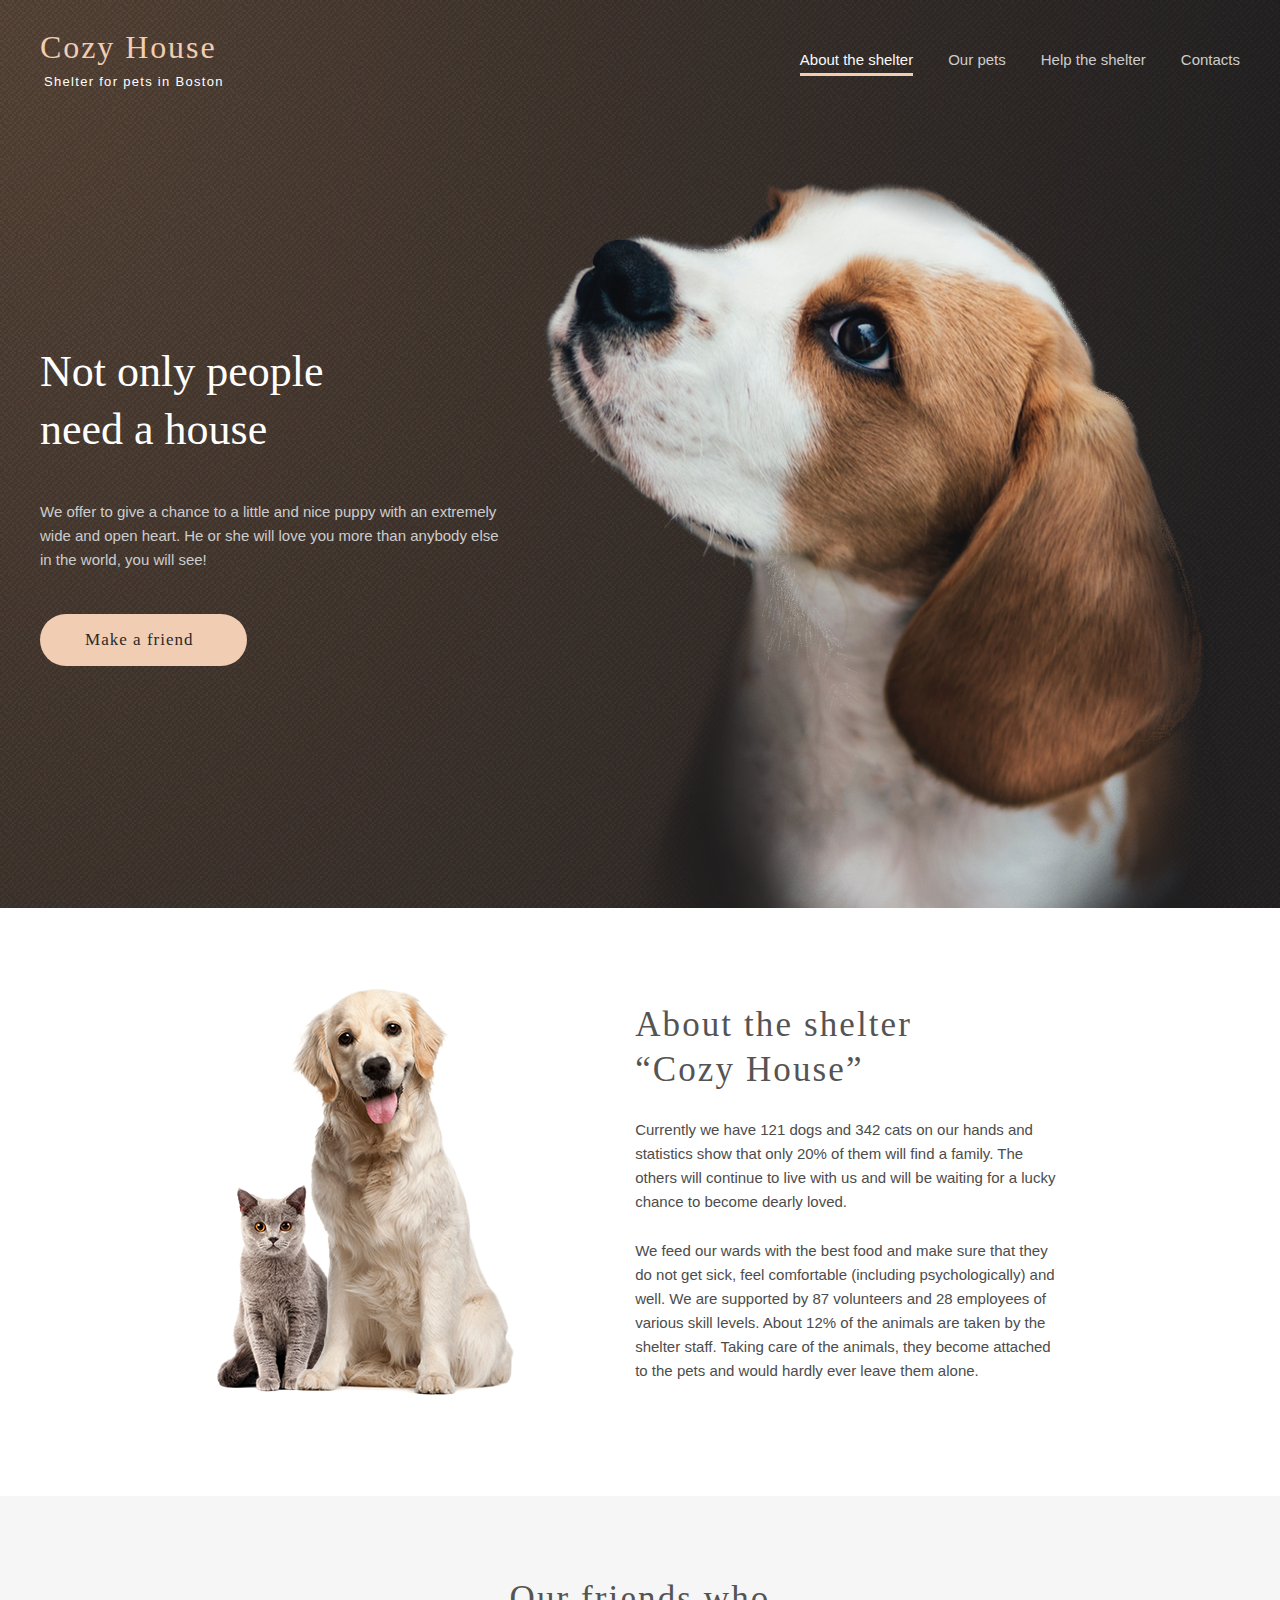
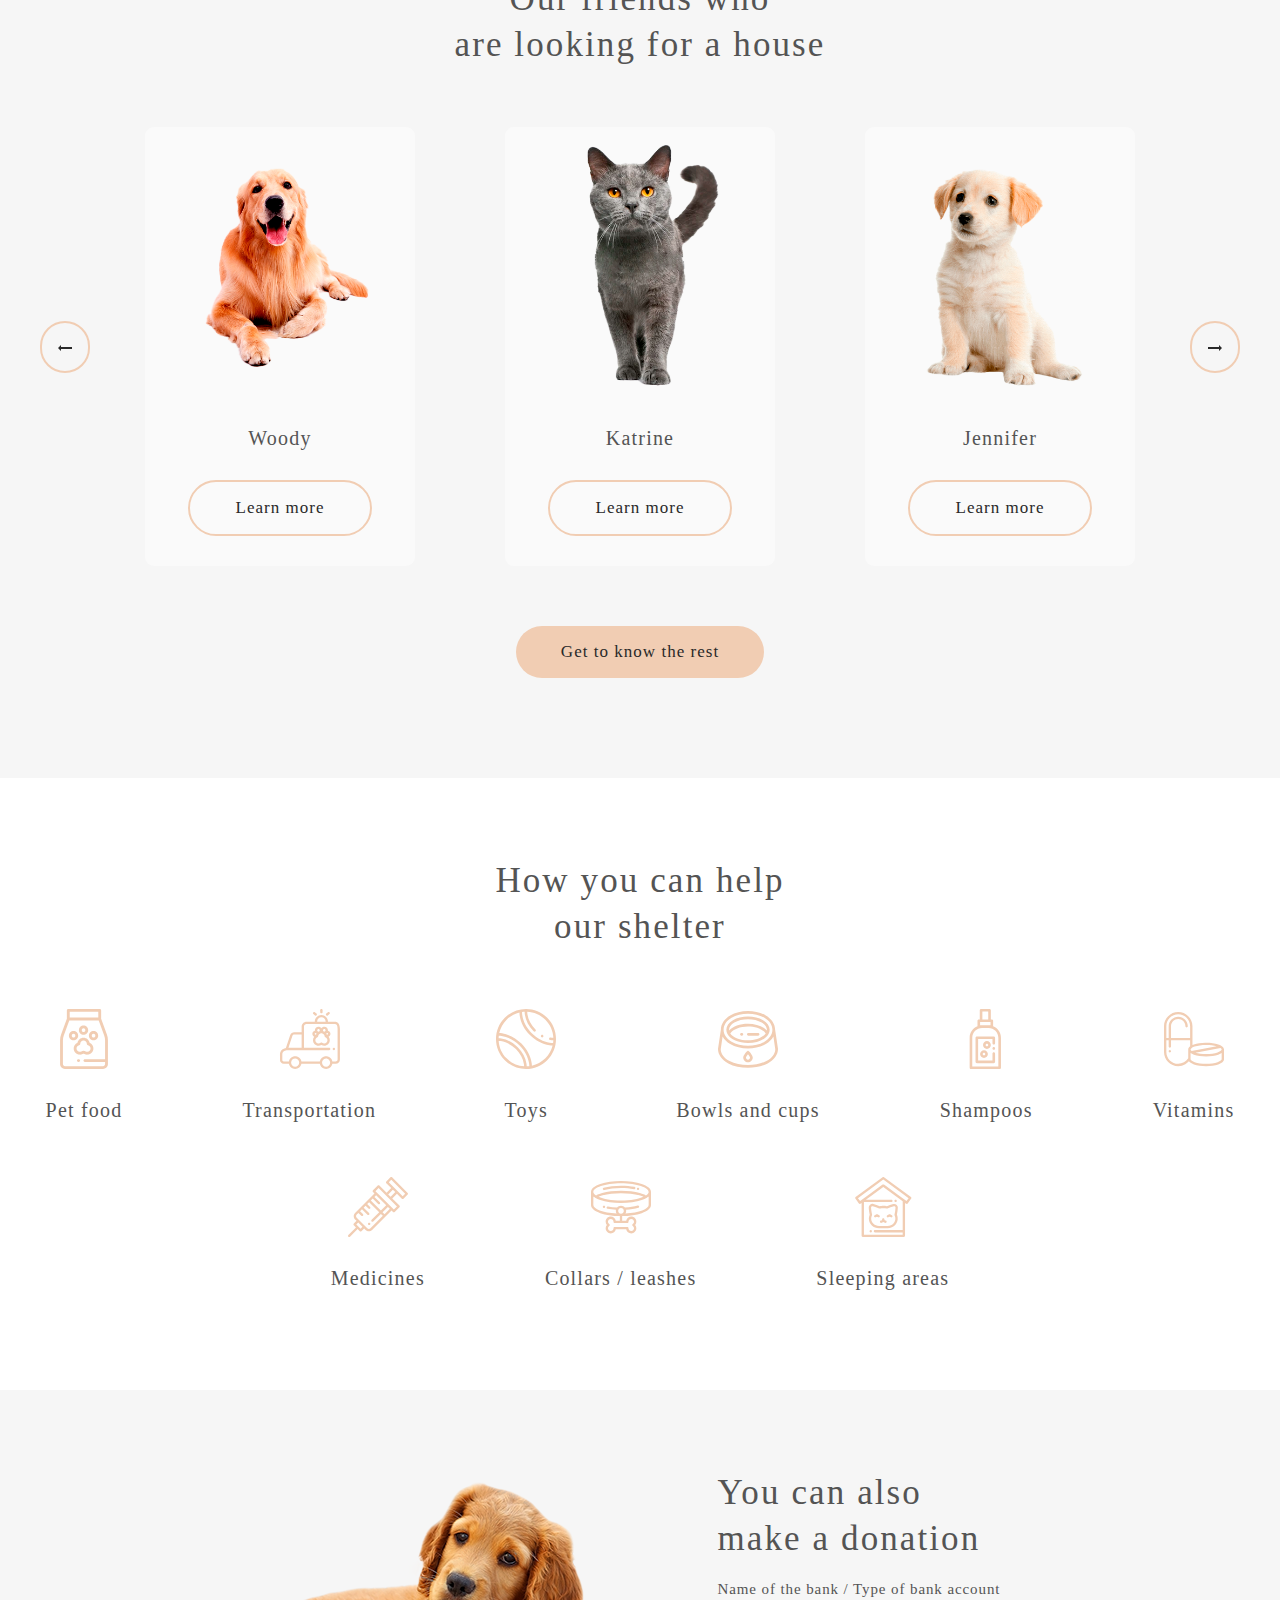
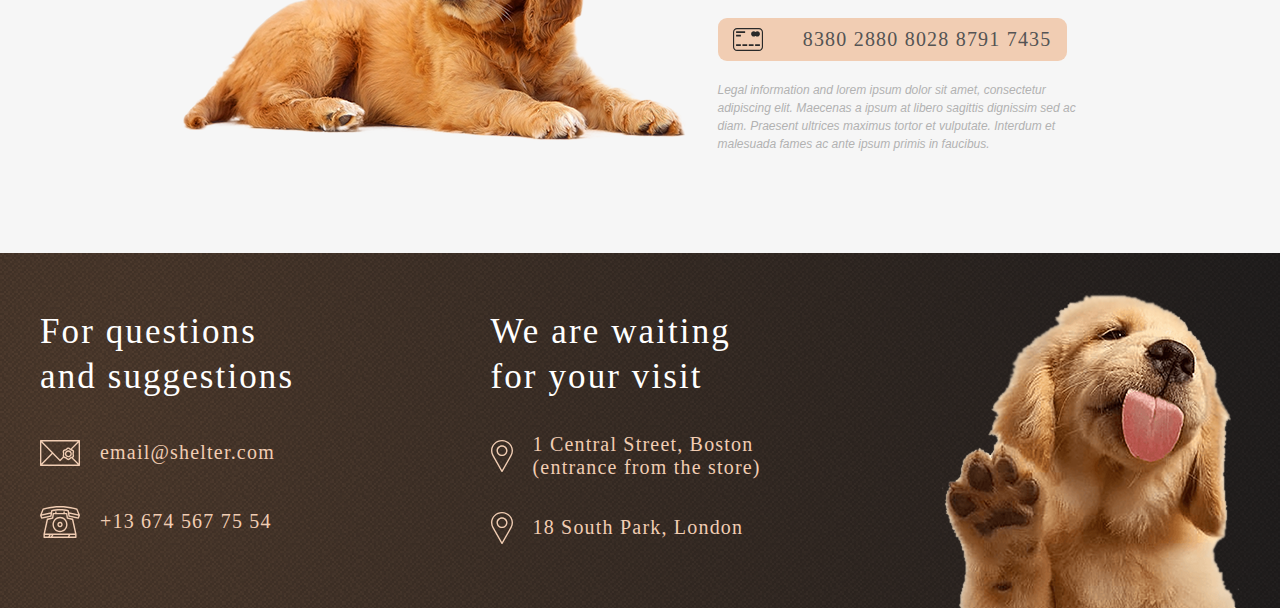
<file: shelter/pages/main/index.html>
<!DOCTYPE html>
<html lang="en">
  <head>
  	<meta charset="UTF-8">
    <meta http-equiv="X-UA-Compatible" content="IE=edge">
		<meta name="viewport" content="width=device-width, initial-scale=1.0">
		<title>Shelter</title>
		<link rel="stylesheet" href="./style.css">
		<link rel="icon" href="../../assets/icons/favicon-pets.ico">
	</head>
	<body>
    
		<div class="gradient__wrapper">
			<header class="header">
				<div class="wrapper">
					<div class="header__body">
						<div class="header__logo">
              <a href="#!" class="header__logo-link">
                <h1 class="header__title">Cozy House</h1>
                <p class="header__subtitle">Shelter for pets in Boston</p>
              </a>
						</div>
            <div class="header__nav">
              <nav class="header__menu">
                <ul class="menu-list">
                  <li class="menu__item">
                    <a href="#" class="menu__link active">About the shelter</a>
                  </li>
                  <li class="menu__item">
                    <a href="../pets/index.html" class="menu__link">Our pets</a>
                  </li>
                  <li class="menu__item">
                    <a href="#help" class="menu__link">Help the shelter</a>
                  </li>
                  <li class="menu__item">
                    <a href="#contacts" class="menu__link">Contacts</a>
                  </li>
                </ul>
              </nav>
            </div>
            <div class="header__burger">
              <span class="burger__line burger__line_first"></span>
              <span class="burger__line burger__line_second"></span>
              <span class="burger__line burger__line_third"></span>
            
          </div>
					</div>
				</div>
			</header>
      <section class="not-only">
        <div class="wrapper">
          <div class="not-only__body">
            <div class="not-only__content">
              <h2 class="not-only__title">Not only people<br>need a house</h2>
              <p class="not-only__descr">We offer to give a chance to a little and nice puppy with an extremely wide and open heart. 
                He or she will love you more than anybody else in the world, you will see!</p>
                <a href="#our-friends" class="not-only__button btn-link">Make a friend</a>
            </div>
            <img src="../../assets/images/not-only-puppy.png" alt="not-only-puppy" class="not-only__picture">
          </div>
        </div>
      </section>
    </div>	
		<section class="about">
			<div class="wrapper">
        <div class="about__body">
          <img src="../../assets/images/about-pets.png" alt="about-pets" class="about__picture">
          <div class="about__content">
            <h3 class="about__title">About the shelter<br>“Cozy House”</h3>
            <p class="about__descr first">Currently we have 121 dogs and 342 cats on our hands and statistics show that only 20% of them will find a family. The others will continue to live with us and will be waiting for a lucky chance to become dearly loved.</p>
            <p class="about__descr second">We feed our wards with the best food and make sure that they do not get sick, feel comfortable (including psychologically) and well. We are supported by 87 volunteers and 28 employees of various skill levels. About 12% of the animals are taken by the shelter staff. Taking care of the animals, they become attached to the pets and would hardly ever leave them alone.</p>
          </div>
        </div>
			</div>
		</section>
    <section class="our-friends" id="our-friends">
      <div class="wrapper">
        <div class="our-friends__content">
          <h3 class="our-friends__title">Our friends who<br>are looking for a house</h3>
          <div class="slider-container">
            <button class="arrow-btn arrow-left">
              <img src="../../assets/icons/arrow-left.svg" alt="arrow left">
            </button>
            <div class="cards-container">
              <div class="card">
                <img src="../../assets/images/pets/katrine.png" alt="Katrine" class="pets__img">
                <h4 class="card-name name">Katrine</h4>
                <button class="our-friends__learn-more">Learn more</button>
              </div>
              <div class="card">
                <img src="../../assets/images/pets/jennifer.png" alt="Jennifer" class="pets__img">
                <h4 class="card-name name">Jennifer</h4>
                <button class="our-friends__learn-more">Learn more</button>
              </div>
              <div class="card">
                <img src="../../assets/images/pets/woody.png" alt="Woody" class="pets__img">
                <h4 class="card-name name">Woody</h4>
                <button class="our-friends__learn-more">Learn more</button>
              </div>
            </div>
            <button class="arrow-btn arrow-right">
              <img src="../../assets/icons/arrow-right.svg" alt="arrow right">
            </button>
          </div>
          <a href="../pets/index.html" class="our-friends__know-rest btn-link">Get to know the rest</a>
        </div>
      </div>
    </section>
    <section class="help" id="help">
      <div class="wrapper">
        <div class="help__content">
          <h3 class="help__title">How you can help<br>our shelter</h3>
          <div class="help__list">
            <div class="help__item">
              <img src="../../assets/icons/pet-food.svg" alt="pet food" class="help__img">
              <h4 class="help__item-name name">Pet food</h4>
            </div>
            <div class="help__item">
              <img src="../../assets/icons/transportation.svg" alt="transportation" class="help__img">
              <h4 class="help__item-name name">Transportation</h4>
            </div>
            <div class="help__item">
              <img src="../../assets/icons/toys.svg" alt="toys" class="help__img">
              <h4 class="help__item-name name">Toys</h4>
            </div>
            <div class="help__item">
              <img src="../../assets/icons/bowls-and-cups.svg" alt="bowls and cups" class="help__img">
              <h4 class="help__item-name name">Bowls and cups</h4>
            </div>
            <div class="help__item">
              <img src="../../assets/icons/shampoos.svg" alt="shampoos" class="help__img">
              <h4 class="help__item-name name">Shampoos</h4>
            </div>
            <div class="help__item">
              <img src="../../assets/icons/vitamins.svg" alt="vitamins" class="help__img">
              <h4 class="help__item-name name">Vitamins</h4>
            </div>
            <div class="help__item">
              <img src="../../assets/icons/medicines.svg" alt="medicines" class="help__img">
              <h4 class="help__item-name name">Medicines</h4>
            </div>
            <div class="help__item">
              <img src="../../assets/icons/collars-leashes.svg" alt="collars leashes" class="help__img">
              <h4 class="help__item-name name">Collars / leashes</h4>
            </div>
            <div class="help__item">
              <img src="../../assets/icons/sleeping-area.svg" alt="sleeping area" class="help__img">
              <h4 class="help__item-name name">Sleeping areas</h4>
            </div>
          </div>
        </div>
      </div>
    </section>
    <section class="in-addition">
      <div class="wrapper">
        <div class="in-addition__body">
          <img src="../../assets/images/donation-dog.png" alt="donation dog" class="donation__img">
          <div class="in-addition__content">
            <h3 class="in-addition__title">You can also<br>make a donation</h3>
            <h5 class="in-addition__subtitle">Name of the bank / Type of bank account</h5>
            <div class="credit-card">
              <div class="card-icon"></div>
              <a href="#!" class="donation-link">
                <h4 class="card-number">8380 2880 8028 8791 7435</h4>
              </a>
            </div>
            <p class="in-addition__info">Legal information and lorem ipsum dolor sit amet, consectetur adipiscing elit. 
              Maecenas a ipsum at libero sagittis dignissim sed ac diam. Praesent ultrices maximus tortor et vulputate. 
              Interdum et malesuada fames ac ante ipsum primis in faucibus.</p>
          </div>
        </div>
      </div> 
    </section>
		<footer class="footer" id="contacts">
      <div class="wrapper">
        <div class="footer__body">
          <div class="footer__contacts">
            <h3 class="footer__title contacts-title">For questions and suggestions</h3>
            <a href="mailto:email@shelter.com" class="email-link">
              <div class="footer__mail">
                <img src="../../assets/icons/mail.svg" alt="mail" class="mail-icon">
                <h4 class="footer__text contacts-text">email@shelter.com</h4>
              </div>
            </a>
            <a href="tel:+136745677554" class="phone-link">
              <div class="footer__phone">
                <img src="../../assets/icons/phone.svg" alt="phone" class="phone-icon">
                <h4 class="footer__text contacts-text">+13 674 567 75 54</h4>
              </div>
            </a>
          </div>
          <div class="footer__locations">
            <h3 class="footer__title locations-title">We are waiting for your visit</h3>
            <a href="https://goo.gl/maps/8o9j8gD31PonARq38" target="_blank" class="map-link">
              <div class="footer__location">
                <img src="../../assets/icons/pin.svg" alt="pin" class="pin-icon">
                <h4 class="footer__text locations-text">1 Central Street, Boston<br>(entrance from the store)</h4>
              </div>
            </a>
            <a href="https://goo.gl/maps/yCRbkZn17jiMvZ5E9" target="_blank" class="map-link">
              <div class="footer__location">
                <img src="../../assets/icons/pin.svg" alt="pin" class="pin-icon">
                <h4 class="footer__text locations-text">18 South Park, London</h4>
              </div>
            </a>
          </div>
          <img src="../../assets/images/footer-puppy.png" alt="footer dog" class="footer__img">
        </div>
      </div>
		</footer>
    <div class="popup">
      <div class="popup__body">
        <div class="popup__img"></div>
        <div class="popup__content">
          <h3 class="popup__title"></h3>
          <h4 class="popup__subtitle"></h4>
          <h5 class="popup__text pet-descr"></h5>
          <ul class="popup__list pet-descr"></ul>
        </div>
        <button class="popup__close-btn"></button>
      </div>
    </div>
    <script src="../../js/burger.js"></script>
    <script src="../../js/pets.js" ></script>
    <script src="../../js/popup.js"></script>
    <script src="../../js/slider.js"></script>
    <script src="./script.js"></script>
	</body>
</html>
</file>
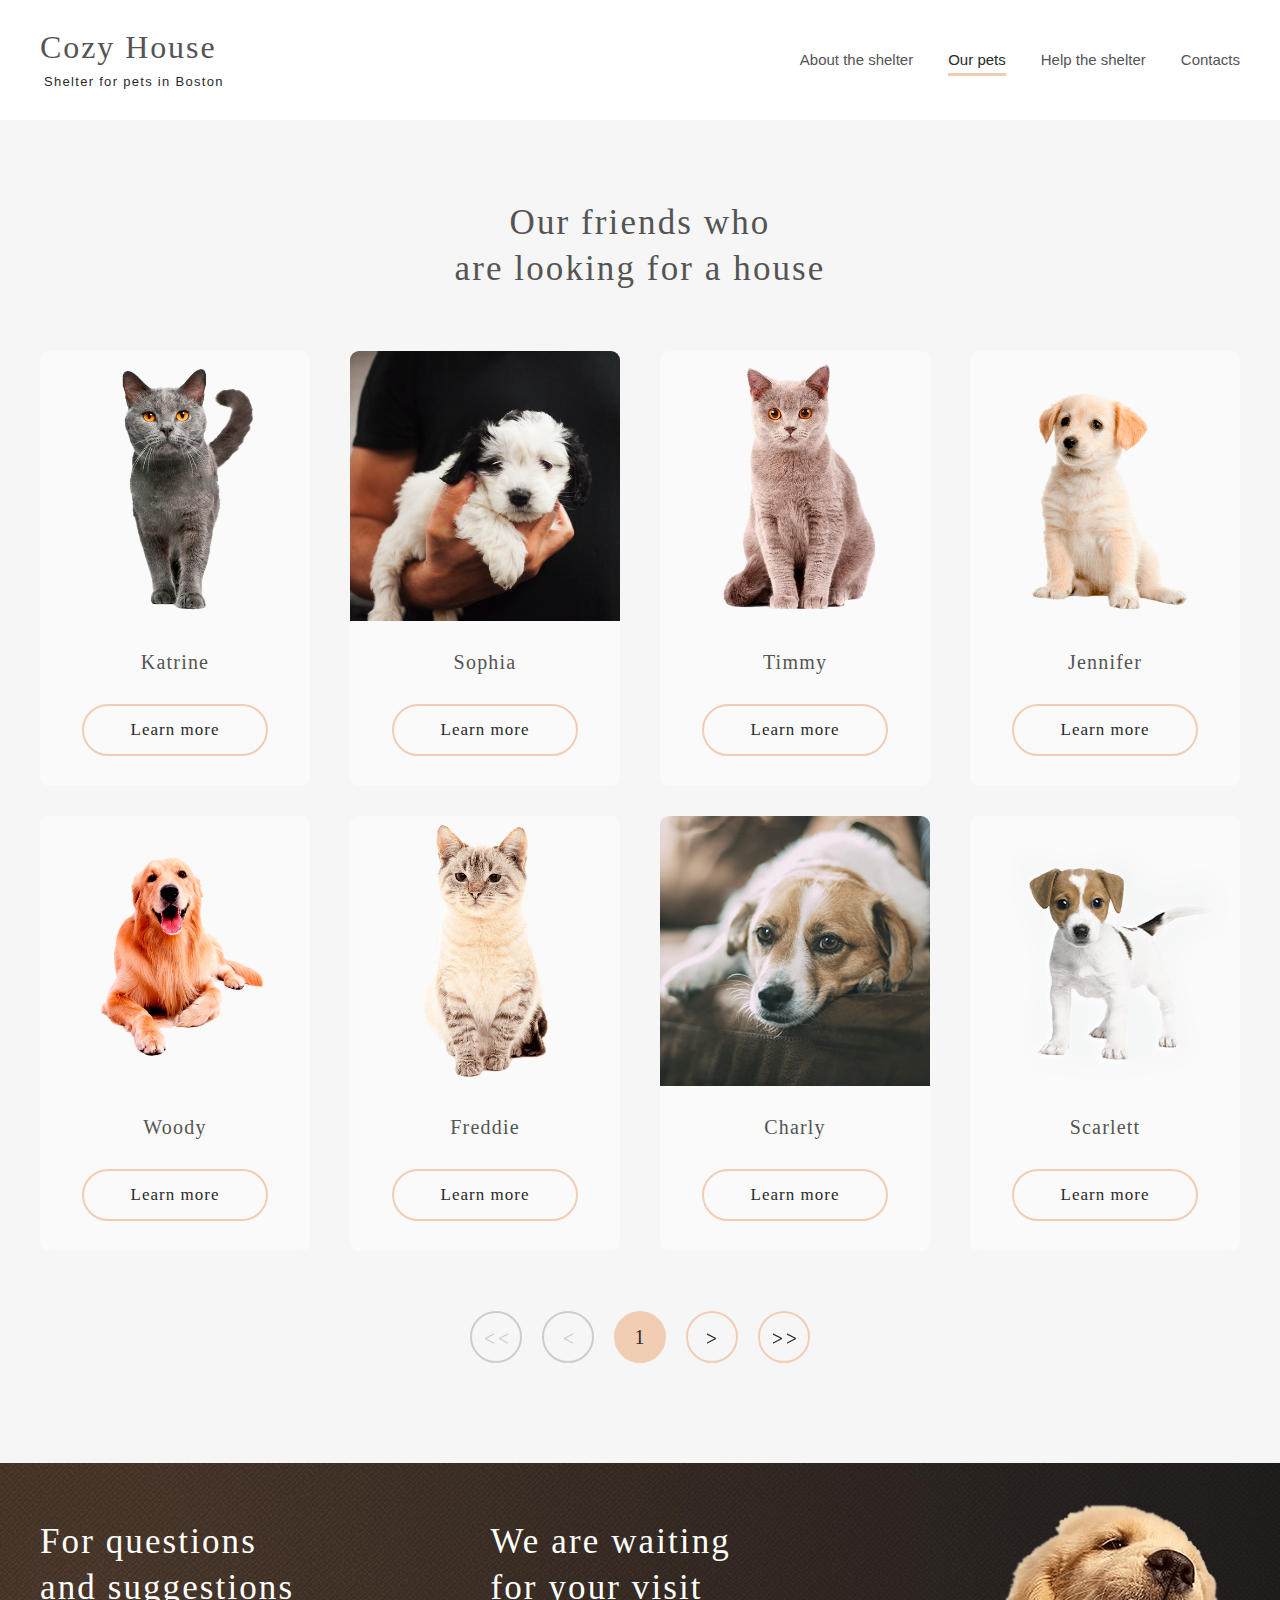
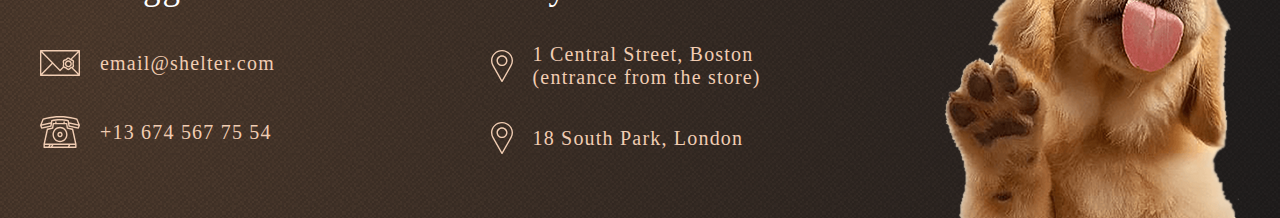
<file: shelter/pages/pets/index.html>
<!DOCTYPE html>
<html lang="en">
  <head>
    <meta charset="UTF-8">
    <meta http-equiv="X-UA-Compatible" content="IE=edge">
		<meta name="viewport" content="width=device-width, initial-scale=1.0">
		<title>Shelter</title>
		<link rel="stylesheet" href="./style.css">
		<link rel="icon" href="../../assets/icons/favicon-pets.ico">
	</head>
	<body>
		<header class="header">
			<div class="wrapper">
				<div class="header__body">
					<div class="header__logo logo">
						<a href="../main/index.html" class="header__logo-link">
							<h1 class="header__title">Cozy House</h1>
							<p class="header__subtitle">Shelter for pets in Boston</p>
						</a>
					</div>
          <div class="header__nav">
            <nav class="header__menu ">
              <ul class="menu-list">
                <li class="menu__item">
                  <a href="../main/index.html" class="menu__link">About the shelter</a>
                </li>
                <li class="menu__item">
                  <a href="#" class="menu__link active">Our pets</a>
                </li>
                <li class="menu__item">
                  <a href="../main/index.html#help" class="menu__link">Help the shelter</a>
                </li>
                <li class="menu__item">
                  <a href="#contacts" class="menu__link">Contacts</a>
                </li>
              </ul>
            </nav>
          </div>
          <div class="header__burger">
            <span class="burger__line burger__line_first"></span>
            <span class="burger__line burger__line_second"></span>
            <span class="burger__line burger__line_third"></span>
          </div>
				</div>
			</div>
		</header>
		<section class="our-friends" id="our-friends">
      <div class="wrapper">
        <div class="our-friends__content">
          <h3 class="our-friends__title">Our friends who<br>are looking for a house</h3>
          <div class="cards-container">
            <div class="card card1">
              <img src="../../assets/images/pets/katrine.png" alt="Katrine" class="pets__img">
              <h4 class="card-name">Katrine</h4>
              <button class="our-friends__learn-more">Learn more</button>
            </div>
            <div class="card card2">
              <img src="../../assets/images/pets/jennifer.png" alt="Jennifer" class="pets__img">
              <h4 class="card-name">Jennifer</h4>
              <button class="our-friends__learn-more">Learn more</button>
            </div>
            <div class="card card3">
              <img src="../../assets/images/pets/woody.png" alt="Woody" class="pets__img">
              <h4 class="card-name">Woody</h4>
              <button class="our-friends__learn-more">Learn more</button>
            </div>
            <div class="card card4">
              <img src="../../assets/images/pets/sophia.png" alt="Sophia" class="pets__img">
              <h4 class="card-name">Sophia</h4>
              <button class="our-friends__learn-more">Learn more</button>
            </div>
            <div class="card card5">
              <img src="../../assets/images/pets/timmy.png" alt="Timmy" class="pets__img">
              <h4 class="card-name">Timmy</h4>
              <button class="our-friends__learn-more">Learn more</button>
            </div>
            <div class="card card6">
              <img src="../../assets/images/pets/charly.png" alt="Charly" class="pets__img">
              <h4 class="card-name">Charly</h4>
              <button class="our-friends__learn-more">Learn more</button>
            </div>
            <div class="card card7">
              <img src="../../assets/images/pets/scarlett.png" alt="Scarlett" class="pets__img">
              <h4 class="card-name">Scarlett</h4>
              <button class="our-friends__learn-more">Learn more</button>
            </div>
            <div class="card card8">
              <img src="../../assets/images/pets/freddie.png" alt="Freddie" class="pets__img">
              <h4 class="card-name">Freddie</h4>
              <button class="our-friends__learn-more">Learn more</button>
            </div> 
          </div>
          <div class="our-friends__navigation">
            <button class="our-friends__btn btn-first disabled">
              <img src="../../assets/icons/first.svg" alt="first">
            </button>
            <button class="our-friends__btn btn-previous disabled">
              <img src="../../assets/icons/previous.svg" alt="previous">
            </button>
            <button class="our-friends__btn btn-current">1</button>
            <button class="our-friends__btn btn-next active">
              <img src="../../assets/icons/next.svg" alt="next">
            </button>
            <button class="our-friends__btn btn-last active">
              <img src="../../assets/icons/last.svg" alt="last">
            </button>
          </div>
        </div>
      </div>
    </section>
		<footer class="footer" id="contacts">
      <div class="wrapper">
        <div class="footer__body">
          <div class="footer__contacts">
            <h3 class="footer__title contacts-title">For questions and suggestions</h3>
            <a href="mailto:email@shelter.com" class="email-link">
              <div class="footer__mail">
                <img src="../../assets/icons/mail.svg" alt="mail" class="mail-icon">
                <h4 class="footer__text contacts-text">email@shelter.com</h4>
              </div>
            </a>
            <a href="tel:+136745677554" class="phone-link">
              <div class="footer__phone">
                <img src="../../assets/icons/phone.svg" alt="phone" class="phone-icon">
                <h4 class="footer__text contacts-text">+13 674 567 75 54</h4>
              </div>
            </a>
          </div>
          <div class="footer__locations">
            <h3 class="footer__title locations-title">We are waiting for your visit</h3>
            <a href="https://goo.gl/maps/8o9j8gD31PonARq38" target="_blank" class="map-link">
              <div class="footer__location">
                <img src="../../assets/icons/pin.svg" alt="pin" class="pin-icon">
                <h4 class="footer__text locations-text">1 Central Street, Boston<br>(entrance from the store)</h4>
              </div>
            </a>
            <a href="https://goo.gl/maps/yCRbkZn17jiMvZ5E9" target="_blank" class="map-link">
              <div class="footer__location">
                <img src="../../assets/icons/pin.svg" alt="pin" class="pin-icon">
                <h4 class="footer__text locations-text">18 South Park, London</h4>
              </div>
            </a>
          </div>
          <img src="../../assets/images/footer-puppy.png" alt="footer dog" class="footer__img">
        </div>
      </div>
		</footer>
    <div class="popup">
      <div class="popup__body">
        <div class="popup__img"></div>
        <div class="popup__content">
          <h3 class="popup__title"></h3>
          <h4 class="popup__subtitle"></h4>
          <h5 class="popup__text pet-descr"></h5>
          <ul class="popup__list pet-descr"></ul>
        </div>
        <button class="popup__close-btn"></button>
      </div>
    </div>
    <script src="../../js/burger.js"></script>
    <script src="../../js/pets.js"></script>
    <script src="../../js/popup.js"></script>
    <script src="../../js/pagination.js"></script>
    <script src="./script.js"></script>
	</body>
</html>
</file>
<file: shelter/pages/main/style.css>
:root {
  --color-primary: #F1CDB3;
  --color-primary-light: #FDDCC4;
  --color-light-s: #FAFAFA;
  --color-light-l: #F6F6F6;
  --color-light-xl: #FFFFFF;
  --color-dark-s: #CDCDCD;
  --color-dark-m: #B2B2B2;
  --color-dark-l: #545454;
  --color-dark-xl: #4C4C4C;
  --color-dark-3xl: #292929;
  --color-black: #000000;
}

*, *::before, *::after, * {
  box-sizing: border-box;
  padding: 0;
  margin: 0;
}

html {
  scroll-behavior: smooth;
}

.lock {
  overflow: hidden;
}

a {
  text-decoration: none;
}

ul {
  list-style: none;
}

.wrapper {
  max-width: 1280px;
  margin: 0 auto;
  padding: 0 40px;
}

.btn-link {
  font-family: 'Georgia', serif;
  font-style: normal;
  font-weight: 400;
  font-size: 17px;
  line-height: 130%;
  letter-spacing: 0.06em;
  padding: 15px 45px;
  border-radius: 100px;
}

/* Header styles start */

.gradient__wrapper {
  background: url(../../assets/images/texture.png), radial-gradient(100% 215.42% at 0% 0%, #5B483A 0%, #262425 100%), #211F20;
}

.header__body {
  display: flex;
  justify-content: space-between;
  align-items: center;
  padding-top: 30px;
  padding-bottom: 30px;
}

.header__logo {
  display: flex;
  flex-direction: column;
  justify-content: space-between;
}

.header__logo-link {
  transition: 0.5s ease-out;
}

.header__logo-link:active  .header__title{
  color: var(--color-dark-m);
  cursor: pointer;
  transition: 0.5s ease-out;
}

.header__title {
  font-family: 'Georgia', serif;
  font-style: normal;
  font-weight: 400;
  font-size: 32px;
  line-height: 110%;
  letter-spacing: 0.06em;
  color: var(--color-primary);
  margin-bottom: 10px;
}

.header__subtitle {
  font-family: 'Arial', sans-serif;
  font-style: normal;
  font-weight: 400;
  font-size: 13px;
  line-height: 115.5%;
  letter-spacing: 0.1em;
  color: var(--color-light-xl);
  padding-left: 4px;
}

.menu-list {
  display: flex;
  justify-content: space-between;
  column-gap: 35px;
}

.menu__link {
  font-family: 'Arial', sans-serif;
  font-style: normal;
  font-weight: 400;
  font-size: 15px;
  line-height: 160%;
  color: var(--color-dark-s);
  padding-bottom: 5px;
  transition: 0.5s ease-out;
}

.menu__link.active {
  border-bottom: 3px solid var(--color-primary);
  color: var(--color-light-s);
  cursor: default;
}

.header__burger {
  display: none;
  width: 30px;
  height: 22px;
  position: relative;
}

.burger__line {
  display: block;
  width: 100%;
  height: 2px;
  background-color: var(--color-primary);
  position: absolute;
  right: 0;
}

.burger__line_first {
  top: 0;
}

.burger__line_second {
  top: 50%;
  transform: translateY(-50%);
}

.burger__line_third {
  bottom: 0;
}

/* Header styles end */

/* Not only styles start */

.not-only__body {
  display: flex;
  justify-content: space-between;
  align-items: flex-start;
  gap: 42px;
  padding-top: 60px;
}

.not-only__content {
  max-width: 460px;
  display: flex;
  flex-direction: column;
  padding-top: 13.6%;
  gap: 42px;
}

.not-only__title {
  font-family: 'Georgia', serif;
  font-style: normal;
  font-weight: 400;
  font-size: 44px;
  line-height: 130%;
  color: var(--color-light-xl);
}

.not-only__descr {
  font-family: 'Arial', sans-serif;
  font-style: normal;
  font-weight: 400;
  font-size: 15px;
  line-height: 160%; 
  color: var(--color-dark-s);
}

.not-only__picture {
  width: 60%; 
  height: auto;
}

.not-only__button {
  color: var(--color-dark-3xl);
  background: var(--color-primary);
  max-width: 207px;
  white-space: nowrap;
  transition: 0.5s ease-out;
} 

.not-only__button:active {
  filter: contrast(120%);;
  cursor: pointer;
  transition: 0.5s ease-out;
}
/* Not only styles end */

/* About styles start */

.about {
  background: var(--color-light-xl);
}

.about__body {
  display: flex;
  justify-content: space-between;
  align-items: center;
  gap: 10%;
  padding-top: 80px;
  padding-bottom: 100px;
}

.about__picture {
  max-width: 100%;
  margin-left: 14.6%;
}

.about__content {
  display: flex;
  flex-direction: column;
  align-items: flex-start;
  margin-right: 14.6%;
  max-width: 430px;
}

.about__title {
  font-family: 'Georgia';
  font-style: normal;
  font-weight: 400;
  font-size: 35px;
  line-height: 130%;
  letter-spacing: 0.06em;
  color: var(--color-dark-l);
  margin-bottom: 25px;
}

.about__descr {
  font-family: 'Arial', sans-serif;
  font-style: normal;
  font-weight: 400;
  font-size: 15px;
  line-height: 160%;
  color: var(--color-dark-xl);
}

.first {
  margin-bottom: 25px;
}

/* About styles end */

/* Our friends styles start */

.our-friends {
  background: var(--color-light-l);
}

.our-friends__content {
  display: flex;
  flex-direction: column;
  justify-content: center;
  align-items: center;
  row-gap: 60px;
  padding-top: 80px;
  padding-bottom: 100px;
}

.our-friends__title {
  font-family: 'Georgia', serif;
  font-style: normal;
  font-weight: 400;
  font-size: 35px;
  line-height: 130%;
  letter-spacing: 0.06em;
  color: var(--color-dark-l);
  text-align: center;
}

.slider-container {
  display: flex;
  flex-wrap: wrap;
  justify-content: space-between;
  align-items: center;
  width: 100%;
}

.cards-container {
  display: flex;
  flex-wrap: wrap;
  justify-content: space-between;
  width: 82.5%;
}

.cards-container.animation-right {
  animation: elemRight 1s linear;
}

.cards-container.animation-left {
  animation: elemLeft 1s linear;
}

@keyframes elemRight {
  0% {
    transform: translateX(-50%);
  }
  100% {
    transform: translateX(0);
  }
}

@keyframes elemLeft {
  0% {
    transform: translateX(50%);
  }
  100% {
    transform: translateX(0);
  }
}

.arrow-btn {
  width: 50px;
  height: 52px; 
  border: 2px solid var(--color-primary);
  background-color: transparent;
  border-radius: 100px;
  cursor: pointer;
  transition: 0.5s ease-out;
}

.arrow-btn:active {
  filter: contrast(120%);
}

.card {
  max-width: 270px;
  display: flex;
  flex-direction: column;
  align-items: center;
  background-color: var(--color-light-s);
  row-gap: 30px;
  border-radius: 9px;
  overflow: hidden;
  transition: 0.5s ease-out; 
  cursor: pointer;
}

.name {
  font-family: 'Georgia', serif;
  font-style: normal;
  font-weight: 400;
  line-height: 115%;
  letter-spacing: 0.06em;
  color: var(--color-dark-l);
}

.card-name {
  font-size: 20px;
}

.help__item-name {
  font-size: 20px;
}

.pets__img {
  max-width: 100%;
}

.our-friends__learn-more {
  text-align: center;
  padding: 15px 45px;
  border: 2px solid var(--color-primary);
  background-color: var(--color-light-s);
  font-family: 'Georgia', serif;
  font-style: normal;
  font-weight: 400;
  font-size: 17px;
  line-height: 130%;
  letter-spacing: 0.06em;
  border-radius: 100px;
  color: var(--color-dark-3xl);
  margin-bottom: 30px;
  cursor: pointer;
  transition: 0.5s ease-out;
}

.our-friends__know-rest {
  background: var(--color-primary);
  font-family: 'Georgia', serif;
  font-style: normal;
  font-weight: 400;
  font-size: 17px;
  line-height: 130%;
  letter-spacing: 0.06em;
  padding: 15px 45px;
  border-radius: 100px;
  color: var(--color-dark-3xl);
  transition: 0.5s ease-out;
}

.our-friends__learn-more:active,
.our-friends__know-rest:active {
  filter: contrast(120%);;
  cursor: pointer;
  transition: 0.5s ease-out;
}

/* Our friends styles end */

/* Help styles start */

.help {
  background: var(--color-light-xl);
}

.help__content {
  display: flex;
  flex-direction: column;
  justify-content: center;
  align-items: center;
  row-gap: 60px;
  padding-top: 80px;
  padding-bottom: 100px;
}

.help__title {
  font-family: 'Georgia', serif;
  font-style: normal;
  font-weight: 400;
  font-size: 35px;
  line-height: 130%;
  letter-spacing: 0.06em;
  color: var(--color-dark-l);
  text-align: center;
}

.help__list {
  display: flex;
  flex-wrap: wrap;
  justify-content: center;
  align-items: center;
  gap: 55px 120px;
}

.help__item {
  display: flex;
  flex-direction: column;
  align-items: center;
  row-gap: 30px;
  cursor: pointer;
  transition: 0.5s ease-out;
}

/* Help styles end */

/* In addition styles start */

.in-addition {
  background: var(--color-light-l);
}

.in-addition__body {
  display: flex;
  flex-wrap: wrap;
  justify-content: center;
  align-items: center;
  gap: 2.5%;
  padding: 80px 0 100px;
}

.donation__img {
 max-width: 100%;
}

.in-addition__content {
  display: flex;
  flex-wrap: wrap;
  flex-direction: column;
  gap: 20px;
  max-width: 380px;
}

.in-addition__title {
  font-family: 'Georgia', serif;
  font-style: normal;
  font-weight: 400;
  font-size: 35px;
  line-height: 130%;
  letter-spacing: 0.06em;
  color: var(--color-dark-l);
}

.in-addition__subtitle {
  font-family: 'Georgia', serif;
  font-style: normal;
  font-weight: 400;
  font-size: 15px;
  line-height: 110%;
  letter-spacing: 0.06em;
  color: var(--color-dark-l);
}

.credit-card {
  display: flex;
  justify-content: space-between;
  align-items: center;
  position: relative;
  background: var(--color-primary);
  border-radius: 9px;
  padding: 10px 15px;
  max-width: 349px;
  cursor: pointer;
  transition: 0.5s ease-out;
}
 
.card-icon::before {
  content: url(../../assets/icons/credit-card.svg);
  position: absolute;
  top: 10px;
  left: 15px;
}

.card-number {
  font-family: 'Georgia', serif;
  font-style: normal;
  font-weight: 400;
  font-size: 20px;
  line-height: 115%;
  letter-spacing: 0.06em;
  color: var(--color-dark-l);
  
}

.in-addition__info {
  font-family: 'Arial', sans-serif;
  font-style: italic;
  font-weight: 400;
  font-size: 12px;
  line-height: 150%;
  color: var(--color-dark-m);
}

/* In addition styles end */

/* Footer styles start */

.footer {
  background: url(../../assets/images/texture.png), radial-gradient(110.67% 538.64% at 5.73% 50%, #513D2F 0%, #1A1A1C 100%), #211F20 ;
}

.footer__body {
  display: flex;
  flex-wrap: wrap;
  justify-content: space-between;
  align-items: flex-start;
  padding-top: 40px;
}

.footer__contacts {
  display: flex;
  flex-direction: column;
  gap: 40px;
}

.footer__title {
  font-family: 'Georgia', serif;
  font-style: normal;
  font-weight: 400;
  font-size: 35px;
  line-height: 130%;
  letter-spacing: 0.06em;
  color: var(--color-light-xl);
  padding-top: 16px;
  max-width: 280px;
}

.footer__mail,
.footer__phone,
.footer__location {
  display: flex;
  justify-content: flex-start;
  align-items: center;
  column-gap: 20px;
  transition: 0.5s ease-out;
}

.footer__text {
  font-family: 'Georgia', serif;
  font-style: normal;
  font-weight: 400;
  font-size: 20px;
  line-height: 115%;
  letter-spacing: 0.06em;
  color: var(--color-primary);
}

.footer__locations {
  display: flex;
  flex-direction: column;
  row-gap: 33px;
}

.email-link,
.phone-link,
.map-link {
  transition: 0.5s ease-out;
}

.email-link:active .footer__mail,
.phone-link:active .footer__phone,
.map-link:active .footer__location {
  filter: sepia(60%) brightness(1.5);
  cursor: pointer;
  transition: 0.5s ease-out;
}

/* Footer styles end */

/* Popup styles start */

.popup {
  display: none; 
  position: fixed;
  width: 100%;
  height: 100%;
  left: 0;
  top: 0;
  background: rgba(41, 41, 41, 0.6);
}

.popup.active {
  display: block;
}

.popup__body {
  --height: 500px;
  --width: 900px;
  display: flex;
  justify-content: space-between;
  gap: 29px;
  width: var(--width);
  min-height: var(--height);
  background: var(--color-light-s);
  border-radius: 9px;
  box-shadow: 0px 2px 35px 14px rgba(13, 13, 13, 0.04);
  position: fixed;
  top: calc(50vh - var(--height) / 2);
  left: calc(50vw - var(--width) / 2);
}

.popup__content {
  display: flex;
  flex-direction: column;
  padding: 50px 20px 88px 0;
}

.popup__img img{
  border-radius: 9px 0 0 9px;
  width: 500px;
  height: 500px;
}

.popup__title {
  font-family: 'Georgia', serif;
  font-style: normal;
  font-weight: 400;
  font-size: 35px;
  line-height: 130%;
  letter-spacing: 0.06em;
  color: var(--color-black);
  margin-bottom: 9px;
}

.popup__subtitle {
  font-family: 'Georgia', serif;
  font-style: normal;
  font-weight: 400;
  font-size: 20px;
  line-height: 115%;
  letter-spacing: 0.06em;
  color: var(--color-black);
  margin-bottom: 41px;
}

.pet-descr {
  font-family: 'Georgia', serif;
  font-style: normal;
  font-weight: 400;
  font-size: 15px;
  line-height: 110%;
  letter-spacing: 0.06em;
  color: var(--color-black);
}

.popup__text {
  margin-bottom: 41px;
}

.popup__list {
  padding-left: 15px;
}

.popup__list-item {
  position: relative;
  margin-bottom: 12px;
}

.popup__list-item:last-child {
  margin-bottom: 0;
}

.popup__list-item::before {
  content: "";
  position: absolute;
  width: 4px;
  height: 4px;
  top: 6px;
  left: -15px;
  background: var(--color-primary);
  border-radius: 100%;
}

.popup__list-item span {
  font-family: 'Georgia', serif;
  font-style: normal;
  font-weight: 700;
  font-size: 15px;
  line-height: 110%;
  letter-spacing: 0.06em;
  color: var(--color-black);
}

.popup__close-btn {
  position: absolute;
  width: 52px;
  height: 52px;
  top: -52px;
  right: -42px;
  border: 2px solid var(--color-primary);
  border-radius: 100px;
  cursor: pointer;
  background: transparent;
  transition: 0.5s ease-out;
}

.popup__close-btn:active,
.popup__close-btn:focus {
  filter: contrast(120%);
  cursor: pointer;
  transition: 0.5s ease-out;
}

.popup__close-btn::before {
  content: "";
  position: absolute;
  width: 16px;
  height: 2px;
  top: 23px;
  left: 16px;
  background: var(--color-dark-3xl);
  transform: rotate(45deg);
}

.popup__close-btn::after {
  content: "";
  position: absolute;
  width: 16px;
  height: 2px;
  top: 23px;
  left: 16px;
  background: var(--color-dark-3xl);
  transform: rotate(-45deg);
}

/* Popup styles end */

/* Hover styles start */

@media (hover: hover) {
  /* Header styles */

  .header__logo-link:hover {
    transform: scale(1.1);
    opacity: 0.9;
  }

  .menu__link:hover {
    color: var(--color-light-s);
  }

  /* Not only styles */

  .not-only__button:hover {
    background: var(--color-primary-light);
  }

  /* Our friends styles */

  .card:hover .our-friends__learn-more {
    border-color: var(--color-light-s);
    background: var(--color-primary-light);
  }

  .card:hover {
    box-shadow: 0px 2px 35px 14px rgba(13, 13, 13, 0.04);
    background: var(--color-light-xl);
  }

  .our-friends__know-rest:hover {
    background: var(--color-primary-light);
  }

  .arrow-btn:hover {
    border-color: var(--color-primary-light);
    background: var(--color-primary-light);
  }

  /* Help styles */

  .help__item:hover {
    transform: scale(1.3);
  }

  /* In addition styles */

  .credit-card:hover {
    background: var(--color-primary-light);
  }

  /* Footer styles */

  .email-link:hover,
  .phone-link:hover,
  .map-link:hover {
    transform: scale(1.1);
    opacity: 0.9;
  }

  /* Popup styles */

  .popup__close-btn:hover {
    background: var(--color-primary);
    transform: rotate(-90deg);
  }
}

/* Hover styles end */

@media screen and (max-width: 1094px) {
  /* Our friends styles */

  .card:nth-child(n+3) {
    display: none;
  }

  /* Popup styles */

  .popup__body {
    --width: 630px;
    --height: 350px;
    gap: 10px
  }

  .popup__img img{
    width: 350px;
    height: 350px;
  }

  .popup__content {
    padding: 10px 9px 37px 0;
  }

  .popup__subtitle {
    margin-bottom: 20px;
  }

  .popup__text {
    font-size: 13px;
    margin-bottom: 20px;
  }

  .popup__list-item {
    margin-bottom: 5px;
  }

  .popup__list-item:last-child {
    margin-bottom: 0;
  }
}

@media screen and (max-width: 988px) {
  /* In addition styles */

  .in-addition__body {
    flex-direction: column;
    gap: 60px;
  }

  .donation__img {
    order: 2;
  }

  .in-addition__content {
    max-width: 380px;
    order: 1;
  }
}

@media screen and (max-width: 800px) { 
  .wrapper {
    padding: 0 30px;
  }

  /* Not only styles */

  .not-only__body {
    flex-direction: column;
    align-items: center;
    gap: 100px;
    padding-top: 30px;
  }

  .not-only__content {
    padding-top: 0;
  }

  .not-only__button {
    margin: 0 auto;
  }

  .not-only__picture {
    width: 100%;
    padding-left: 140px;
  }

  /* About styles */

  .about__body {
    flex-direction: column;
    justify-content: center;
    align-items: center;
    gap: 80px;
  }

  .about__picture {
    margin-left: 0;
    order: 2;
  }
  
  .about__content {
    margin-right: 0;
    order: 1;
  }

  /* Help styles */

  .help__list {
    max-width: 630px;
    justify-content: center;
    align-items: center;
    gap: 55px 60px;
  }

  .help__item {
    min-width: 170px;
  }

  /* Footer styles */

  .footer__body {
    justify-content: center;
    padding-top: 30px;
    gap: 60px;
  }

  .footer__title {
    padding-top: 0;
  }
}

@media screen and (max-width: 767px) { 
  /* Header styles */

  .header__burger {
    display: block;
    cursor: pointer;
    transition: transform 0.5s ease;
    z-index: 10;
  }

  .header__burger.active {
    transform: rotate(-90deg);
  }

  .header__nav.active {
    position: fixed;
    width: 100vw;
    height: 100vh;
    left: 0;
    top: 0;
    background: rgba(41, 41, 41, 0.6);
  }

  .header__menu {
    width: 320px;
    height: 100%;
    position: fixed;
    top: 0;
    right: 0;
    z-index: 10;
    transform: translateX(100%);
    background: var(--color-dark-3xl);
    transition: all 0.6s ease;
  }

  .header__menu.active {
    transform: translateX(0);
  }

  .menu-list {
    flex-direction: column;
    align-items: center;
    height: 100%;
    gap: 40px;
    padding: 248px 39px;
  }

  .menu__link {
    font-size: 32px;
    padding-bottom: 0;
  }

  /* Popup styles */

  .popup__body {
    --width: 240px;
    --height: 341px;
  }

  .popup__img img {
    display: none;
  }

  .popup__content {
    padding: 10px;
  }

  .popup__text {
    text-align: justify;
    margin-bottom: 24px;
  } 

  .popup__close-btn {
    right: -30px;
  }
}

@media screen and (max-width: 462px) { 
  /* Help styles */
  .help__content {
    padding: 42px 0;
    gap: 42px;
  }

  .help__title {
    font-size: 25px;
  }

  .help__list {
    max-width: 290px;
    justify-content: flex-start;
    gap: 30px;
  }

  .help__item {
    min-width: 130px;
    gap: 20px;
  }

  .help__img {
    max-width: 50px;
    max-height: 50px;
  }

  .help__item-name {
    font-size: 15px;
  }

  /* Footer styles */

  .footer__body {
    align-items: center;
    justify-content: center;
    gap: 44px;
  }

  .footer__contacts {
    align-items: center;
    gap: 40px;
  }

  .footer__locations {
    gap: 40px;
  }

  .footer__title {
    text-align: center;
    font-size: 25px;
  }
  
  .locations-title {
    margin-left: 9px;
  }

  .footer__img {
    max-width: 260px;
  }
  
}

@media screen and (max-width: 404px) {
  /* Not only styles */

  .not-only__body {
    gap: 105px;
  }

  .not-only__title  {
    font-size: 25px;
    letter-spacing: 0.06em;
    text-align: center;
  }

  .not-only__descr  {
    text-align: center;
  }

  .not-only__picture {
    padding-left: 40px;
  }

  /* About styles */

  .about__body {
    padding: 42px 0;
    gap: 42px;
  }

  .about__content {
    align-items: center;
  }

  .about__title {
    font-size: 25px;
    text-align: center;
  }

  .about__descr {
    text-align: justify;
    padding: 0 15px;
  }

  .first {
    margin-bottom: 22px;
  }

  .about__picture {
    padding: 0 20px;
  }

  /* Our friends styles */

  .our-friends__content {
    padding: 42px 0;
    gap: 41px;
  }

  .our-friends__title {
    font-size: 25px;
  }

  .slider-container {
    padding: 0 15px;
    justify-content: center;
  }

  .cards-container {
    width: 100%;
    order: 1;
  }

  .arrow-btn {
    order: 2;
    margin: 20px 40px 0 40px;
  }

  /* In addition styles */

  .in-addition__body {
    padding: 42px 0;
    gap: 42px;
  }

  .in-addition__title {
    text-align: center;
    font-size: 25px;
  }

  .in-addition__subtitle {
    text-align: center;
    line-height: 160%;
    letter-spacing: 0;
  }

  .in-addition__info {
    text-align: justify;
    padding: 0 10px;
  }

  .credit-card {
    max-width: 281px;
    margin: 0 9px;
    padding: 13px 15px;
  }

  .card-icon::before {
    top: 7px;
  }
  
  .card-number {
    font-size: 15px;
    line-height: 110%;
  }

  .donation__img {
    padding: 0 20px;
  }

  /* Footer styles */

  .footer__body {
    flex-direction: column;
    align-items: center;
    justify-content: center;
  }
}

@media screen and (max-width: 325px) { 
  .wrapper {
    padding: 0 10px;
  }

  /* Header styles */
  .header__body {
    padding: 30px 10px;
  }

  /* Our friends styles */

  .our-friends__title {
    max-width: 300px;
    font-size: 25px;
  }

  .card:nth-child(n+2) {
    display: none;
  }
}
</file>
<file: shelter/pages/pets/style.css>
:root {
  --color-primary: #F1CDB3;
  --color-primary-light: #FDDCC4;
  --color-light-s: #FAFAFA;
  --color-light-l: #F6F6F6;
  --color-light-xl: #FFFFFF;
  --color-dark-s: #CDCDCD;
  --color-dark-m: #B2B2B2;
  --color-dark-l: #545454;
  --color-dark-xl: #4C4C4C;
  --color-dark-3xl: #292929;
}

*, *::before, *::after, * {
  box-sizing: border-box;
  padding: 0;
  margin: 0;
}

html {
  scroll-behavior: smooth;
}

.lock {
  overflow: hidden;
}

a {
  text-decoration: none;
}

ul {
  list-style: none;
}

.wrapper {
  max-width: 1280px;
  margin: 0 auto;
  padding: 0 40px;
}

/* Header styles start */

.header {
  background-color: var(--color-light-xl);
}

.header__body {
  display: flex;
  justify-content: space-between;
  align-items: center;
  padding-top: 30px;
  padding-bottom: 30px;
}

.header__logo {
  display: flex;
  flex-direction: column;
  justify-content: space-between;
}

.header__logo-link {
  transition: 0.5s ease-out;
}

.header__logo-link:active .header__title {
  color: var(--color-primary);
  cursor: pointer;
  transition: 0.5s ease-out;
}

.header__title {
  font-family: 'Georgia', serif;
  font-style: normal;
  font-weight: 400;
  font-size: 32px;
  line-height: 110%;
  letter-spacing: 0.06em;
  color: var(--color-dark-l);
  margin-bottom: 10px;
}

.header__subtitle {
  font-family: 'Arial', sans-serif;
  font-style: normal;
  font-weight: 400;
  font-size: 13px;
  line-height: 115.5%;
  letter-spacing: 0.1em;
  color: var(--color-dark-3xl);
  padding-left: 4px;
}

.menu-list {
  display: flex;
  justify-content: space-between;
  column-gap: 35px;
}

.menu__link {
  font-family: 'Arial', sans-serif;
  font-style: normal;
  font-weight: 400;
  font-size: 15px;
  line-height: 160%;
  color: var(--color-dark-l);
  padding-bottom: 5px;
}

.menu__link.active {
  border-bottom: 3px solid var(--color-primary);
  color: var(--color-dark-3xl);
  cursor: default;
}

.header__burger {
  display: none;
  width: 30px;
  height: 22px;
  position: relative;
}

.burger__line {
  display: block;
  width: 100%;
  height: 2px;
  background-color: #000000;
  position: absolute;
  right: 0;
}

.burger__line_first {
  top: 0;
}

.burger__line_second {
  top: 50%;
  transform: translateY(-50%);
}

.burger__line_third {
  bottom: 0;
}

/* Header styles end */

/* Our friends styles start */

.our-friends {
  background-color: var(--color-light-l);
}

.our-friends__content {
  display: flex;
  flex-direction: column;
  align-items: center;
  gap: 60px;
  padding-top: 80px;
  padding-bottom: 100px;
}

.our-friends__title {
  max-width: 400px;
  font-family: 'Georgia', serif;
  font-style: normal;
  font-weight: 400;
  font-size: 35px;
  line-height: 130%;
  letter-spacing: 0.06em;
  color: var(--color-dark-l);
  text-align: center;
}

.cards-container {
  display: flex;
  flex-wrap: wrap;
  justify-content: center;
  gap: 30px 40px;
  overflow: hidden;
  max-height: 1365px;
}

.card {
  max-width: 270px;
  display: flex;
  flex-direction: column;
  align-items: center;
  background-color: var(--color-light-s);
  gap: 30px;
  border-radius: 9px;
  overflow: hidden;
  transition: 0.5s ease-out; 
  cursor: pointer;
}

.pets__img {
  max-width: 100%;
}

.card-name {
  font-family: 'Georgia', serif;
  font-style: normal;
  font-weight: 400;
  font-size: 20px;
  line-height: 115%;
  letter-spacing: 0.06em;
  color: var(--color-dark-l)
}

.our-friends__learn-more {
  width: 11.68rem;
  height: 3.25rem;
  max-width: 187px;
  max-height: 52px;
  white-space: nowrap;
  padding: 13px 43px;
  border: 2px solid var(--color-primary);
  background-color: var(--color-light-s);
  font-family: 'Georgia', serif;
  font-style: normal;
  font-weight: 400;
  font-size: 17px;
  line-height: 130%;
  letter-spacing: 0.06em;
  border-radius: 100px;
  color: var(--color-dark-3xl);
  margin-bottom: 30px;
  cursor: pointer;
  transition: 0.5s ease-out;
}

.our-friends__learn-more:active {
  filter: contrast(120%);;
  cursor: pointer;
  transition: 0.5s ease-out;
}

.our-friends__navigation {
  display: flex;
  justify-content: space-between;
  gap: 20px;
}

.our-friends__btn {
  width: 3.25rem;
  height: 3.25rem;
  font-family: 'Georgia', serif;
  font-style: normal;
  font-weight: 400;
  font-size: 20px;
  line-height: 115%;
  letter-spacing: 0.06em;
  text-align: center;
  color: var(--color-dark-3xl);
  border: 2px solid var(--color-primary);
  background: var(--color-light-l);
  border-radius: 100px;
  transition: 0.5s ease-out;
  cursor: pointer;
}

.our-friends__btn.disabled {
  color: var(--color-dark-s);
  border: 2px solid var(--color-dark-s);
  background: transparent;
  cursor: auto;
}

.our-friends__btn.btn-current {
  color: var(--color-dark-3xl);
  border: 2px solid var(--color-primary);
  background: var(--color-primary);
  cursor: pointer;
}

.our-friends__btn.active:active,
.our-friends__btn.btn-current:active {
  filter: contrast(110%);;
  cursor: pointer;
  transition: 0.5s ease-out;
}

/* Our friends styles end */

/* Footer styles start */

.footer {
  background: url(../../assets/images/texture.png), radial-gradient(110.67% 538.64% at 5.73% 50%, #513D2F 0%, #1A1A1C 100%), #211F20 ;
}

.footer__body {
  display: flex;
  flex-wrap: wrap;
  justify-content: space-between;
  align-items: flex-start;
  padding-top: 40px;
}

.footer__contacts {
  display: flex;
  flex-direction: column;
  gap: 40px;
}

.footer__title {
  max-width: 280px;
  font-family: 'Georgia', serif;
  font-style: normal;
  font-weight: 400;
  font-size: 35px;
  line-height: 130%;
  letter-spacing: 0.06em;
  text-align: left;
  color: var(--color-light-xl);
  padding-top: 16px;
}

.footer__mail,
.footer__phone,
.footer__location {
  display: flex;
  justify-content: flex-start;
  align-items: center;
  gap: 20px;
  transition: 0.5s ease-out;
}

.footer__text {
  font-family: 'Georgia', serif;
  font-style: normal;
  font-weight: 400;
  font-size: 20px;
  line-height: 115%;
  letter-spacing: 0.06em;
  color: var(--color-primary);
}

.footer__locations {
  display: flex;
  flex-direction: column;
  gap: 33px;
}

.email-link,
.phone-link,
.map-link {
  transition: 0.5s ease-out;
}

.email-link:active .footer__mail,
.phone-link:active .footer__phone,
.map-link:active .footer__location {
  filter: sepia(60%) brightness(1.5);
  cursor: pointer;
  transition: 0.5s ease-out;
}

/* Footer styles end */

/* Popup styles start */

.popup {
  display: none; 
  position: fixed;
  width: 100%;
  height: 100%;
  left: 0;
  top: 0;
  background: rgba(41, 41, 41, 0.6);
}

.popup.active {
  display: block;
}

.popup__body {
  --height: 500px;
  --width: 900px;
  display: flex;
  justify-content: space-between;
  gap: 29px;
  width: var(--width);
  min-height: var(--height);
  background: var(--color-light-s);
  border-radius: 9px;
  box-shadow: 0px 2px 35px 14px rgba(13, 13, 13, 0.04);
  position: fixed;
  top: calc(50% - var(--height) / 2);
  left: calc(50vw - var(--width) / 2);
}

.popup__content {
  display: flex;
  flex-direction: column;
  padding: 50px 20px 88px 0;
}

.popup__img img{
  border-radius: 9px 0 0 9px;
  width: 500px;
  height: 500px;
}

.popup__title {
  font-family: 'Georgia', serif;
  font-style: normal;
  font-weight: 400;
  font-size: 35px;
  line-height: 130%;
  letter-spacing: 0.06em;
  color: var(--color-black);
  margin-bottom: 9px;
}

.popup__subtitle {
  font-family: 'Georgia', serif;
  font-style: normal;
  font-weight: 400;
  font-size: 20px;
  line-height: 115%;
  letter-spacing: 0.06em;
  color: var(--color-black);
  margin-bottom: 41px;
}

.pet-descr {
  font-family: 'Georgia', serif;
  font-style: normal;
  font-weight: 400;
  font-size: 15px;
  line-height: 110%;
  letter-spacing: 0.06em;
  color: var(--color-black);
}

.popup__text {
  margin-bottom: 41px;
}

.popup__list {
  padding-left: 15px;
}

.popup__list-item {
  position: relative;
  margin-bottom: 12px;
}

.popup__list-item:last-child {
  margin-bottom: 0;
}

.popup__list-item::before {
  content: "";
  position: absolute;
  width: 4px;
  height: 4px; 
  top: 6px;
  left: -15px;
  background: var(--color-primary);
  border-radius: 100%;
}

.popup__list-item span {
  font-family: 'Georgia', serif;
  font-style: normal;
  font-weight: 700;
  font-size: 15px;
  line-height: 110%;
  letter-spacing: 0.06em;
  color: var(--color-black);
}

.popup__close-btn {
  position: absolute;
  width: 52px;
  height: 52px;
  top: -52px;
  right: -42px;
  border: 2px solid var(--color-primary);
  border-radius: 100px;
  cursor: pointer;
  background: transparent;
  transition: 0.5s ease-out;
  z-index: 20;
}

.popup__close-btn:active,
.popup__close-btn:focus {
  filter: contrast(120%);;
  cursor: pointer;
  transition: 0.5s ease-out;
}

.popup__close-btn::before {
  content: "";
  position: absolute;
  width: 16px;
  height: 2px;
  top: 23px;
  left: 16px;
  background: var(--color-dark-3xl);
  transform: rotate(45deg);
}

.popup__close-btn::after {
  content: "";
  position: absolute;
  width: 16px;
  height: 2px;
  top: 23px;
  left: 16px;
  background: var(--color-dark-3xl);
  transform: rotate(-45deg);
}

/* Popup styles end */

/* Hover styles start*/

@media (hover: hover) {
  /* Header styles */

  .header__logo-link:hover {
    transform: scale(1.1);
    opacity: 0.9;
  }

  .menu__link:hover {
    color: var(--color-dark-3xl);
  }

  /* Our friends styles */

  .card:hover .our-friends__learn-more {
    border-color: var(--color-light-s);
    background: var(--color-primary-light);
  }

  .card:hover {
    box-shadow: 0px 2px 35px 14px rgba(13, 13, 13, 0.04);
    background: var(--color-light-xl);
  }

  .our-friends__btn.active:hover {
    border-color: var(--color-primary-light);
    background: var(--color-primary-light);
  }

  .our-friends__btn.btn-current:hover {
    border-color: var(--color-primary-light);
    background: var(--color-primary-light);
  }

  /* Footer styles */

  .email-link:hover,
  .phone-link:hover,
  .map-link:hover {
    transform: scale(1.1);
    opacity: 0.9;
  }

  /* Popup styles */

  .popup__close-btn:hover {
    background: var(--color-primary);
    transform: rotate(-90deg);
  }
}

/* Hover styles end*/

@media screen and (max-width: 1000px) {
  /* Popup styles */

  .popup__body {
    --width: 630px;
    --height: 350px;
    gap: 10px
  }

  .popup__img img{
    width: 350px;
    height: 350px;
  }

  .popup__content {
    padding: 10px 9px 37px 0;
  }

  .popup__subtitle {
    margin-bottom: 20px;
  }

  .popup__text {
    font-size: 13px;
    margin-bottom: 20px;
  }

  .popup__list-item {
    margin-bottom: 5px;
  }

  .popup__list-item:last-child {
    margin-bottom: 0;
  }
}

@media screen and (max-width: 800px) { 
  .wrapper {
    padding: 0 30px;
  }

    /* Our friends styles */

  .our-friends__content {
    gap: 30px;
    padding-bottom: 76px;
  }

  .our-friends__navigation {
    padding-top: 10px;
  }

  /* Footer styles */

  .footer__body {
    justify-content: center;
    padding-top: 30px;
    gap: 60px;
  }

  .footer__title {
    padding-top: 0;
  }
}

@media screen and (max-width: 767px) { 
  /* Header styles */
  .header__burger {
    display: block;
    cursor: pointer;
    transition: transform 0.5s ease;
    z-index: 10;
  }

  .header__burger.active {
    transform: rotate(-90deg);
  }

  .header__nav.active {
    position: fixed;
    width: 100vw;
    height: 100vh;
    left: 0;
    top: 0;
    background: rgba(41, 41, 41, 0.6);
  }

  .header__menu {
    width: 320px;
    height: 100%;
    position: fixed;
    top: 0;
    right: 0;
    z-index: 10;
    transform: translateX(100%);
    background: var(--color-light-l);
    transition: all 0.5s ease;
  }

  .header__menu.active {
    transform: translateX(0);
  }

  .menu-list {
    flex-direction: column;
    align-items: center;
    height: 100%;
    gap: 40px;
    padding: 248px 39px;
  }

  .menu__link {
    font-size: 32px;
    padding-bottom: 0;
  }

  /* Popup styles */

  .popup__body {
    --width: 240px;
    --height: 341px;
  }

  .popup__img img {
    display: none;
  }

  .popup__content {
    padding: 10px;
  }

  .popup__text {
    text-align: justify;
    margin-bottom: 24px;
  } 

  .popup__close-btn {
    right: -30px;
  }
}

@media screen and (max-width: 462px) { 
  /* Our friends styles */

  .our-friends__content {
    gap: 42px;
    padding: 42px 0;
  }

  .our-friends__title {
    max-width: 300px;
    font-size: 25px;
  }

  .cards-container {
    gap: 30px;
  }
  .our-friends__navigation {
    padding-top: 0;
    gap: 10px;
  }

  /* Footer styles */

  .footer__body {
    gap: 44px;
  }

  .footer__contacts {
    align-items: center;
    gap: 40px;
  }

  .footer__locations {
    gap: 40px;
  }

  .footer__title {
    text-align: center;
    font-size: 25px;
  }

  .locations-title {
    margin-left: 11px;
  }

  .footer__img {
    max-width: 260px;
  }
}

@media screen and (max-width: 404px) {
  /* Footer styles */

  .footer__body {
    flex-direction: column;
    align-items: center;
    justify-content: center;
  }
}

@media screen and (max-width: 325px) {
  .wrapper {
    padding: 0 10px;
  }

  /* Header styles */

  .header__body {
    padding: 30px 10px;
  }
}
</file>
